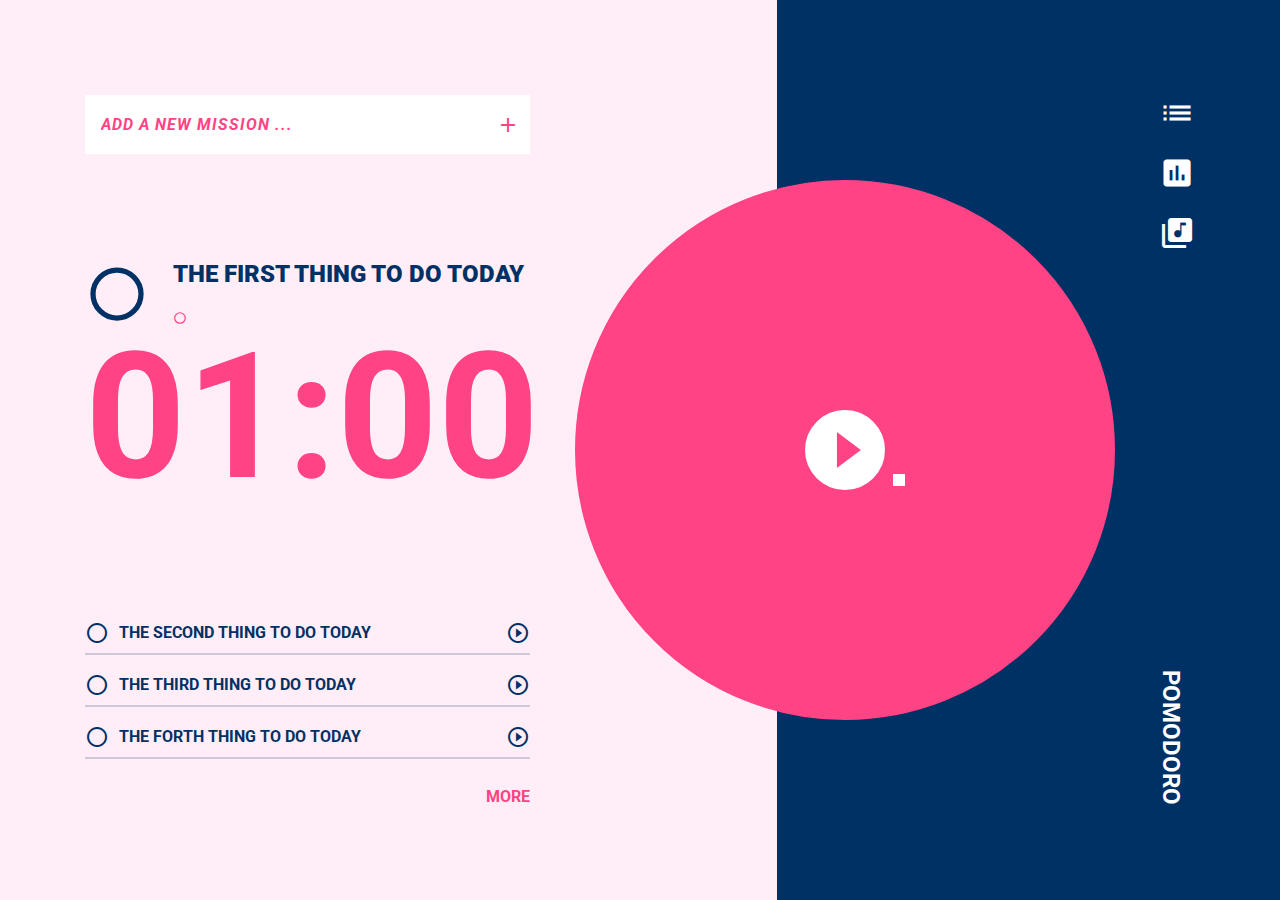
<file: index.html>
<!DOCTYPE html>
<html lang="en">
<head>
  <meta charset="UTF-8">
  <meta name="viewport" content="width=device-width, initial-scale=1.0">
  <meta http-equiv="X-UA-Compatible" content="ie=edge">
  <link href="https://fonts.googleapis.com/icon?family=Material+Icons"
      rel="stylesheet">
      <link rel="stylesheet" href="css/style.css">
  <title>THE F2E - 番茄鐘</title>
</head>
<body>
  <audio name="musicAduio" src=""></audio>
  <div id="indexbg" class="indexbg pink-bg">
    <main class="clockbody">
      <article class="clock">
        <section class="clock__todoblock">
          <label id="addnewtodo" class="addnewtodo pink-color" for="">
            <input name="addNewTodoInput" type="text" placeholder="ADD A NEW MISSION ...">
            <i class="material-icons">add</i>
          </label>
          <div class="">
            <div class="clock__todotitle">
              <div>
                <i id="finshIndexIsdoingBtn" class="material-icons">panorama_fish_eye</i>
              </div>
              <div>
                <p id="indexIsdoingTitle">the First thing to do today</p>
                <p id="eatTomato" class="pink-color"><i class="material-icons">panorama_fish_eye</i></p>
              </div>
            </div>
            <p id="reciprocal" class="clock__reciprocal pink-color"><span name="showMin">01</span>:<span name="showSecond">00</span></p>
          </div>
          <div class="clock__todolist">
            <ul id="upcoming">
              <li>
                <span>
                  <i class="material-icons">radio_button_unchecked</i>
                  the second thing to do today
                </span>
                <i class="material-icons">play_circle_outline</i>
              </li>
              <li>
                <span>
                  <i class="material-icons">radio_button_unchecked</i>
                  the third thing to do today
                </span>
                <i class="material-icons">play_circle_outline</i>
              </li>
              <li>
                <span>
                  <i class="material-icons">radio_button_unchecked</i>
                  the forth thing to do today
                </span>
                <i class="material-icons">play_circle_outline</i>
              </li>
            </ul>
            <a id="moreTodo" class="pink-color" href="todolist.html">MORE</a>
          </div>
        </section>
        <div id="clock" class="clock__clock pink-border pink-bg">
          <svg id="stroke" class="stroke pink-stroke" style="stroke-dashoffset: 379;" height="600" width="100%" >
            <g>
              <circle cx="266" cy="300" r="258"/>
            </g>
          </svg>
          <i id="playIndexTodoBtn" class="material-icons todocount">play_circle_filled</i>
          <i id="pauseIndexTodoBtn" class="material-icons">pause_circle_outline</i>
        </div>
        <nav class="clock__menu">
          <ul>
            <li>
              <a href="todolist.html">
                <i class="material-icons">list</i>
              </a>
            </li>
            <li>
              <a href="analytics.html">
                <i class="material-icons">insert_chart</i>
              </a>
            </li>
            <li>
              <a href="ringtones.html">
                <i class="material-icons">library_music</i>
              </a>
            </li>
          </ul>
          <p>POMODORO</p>
        </nav>
      </article>
    </main>
  </div>
  <script src="js/all.js"></script>
</body>
</html>
</file>
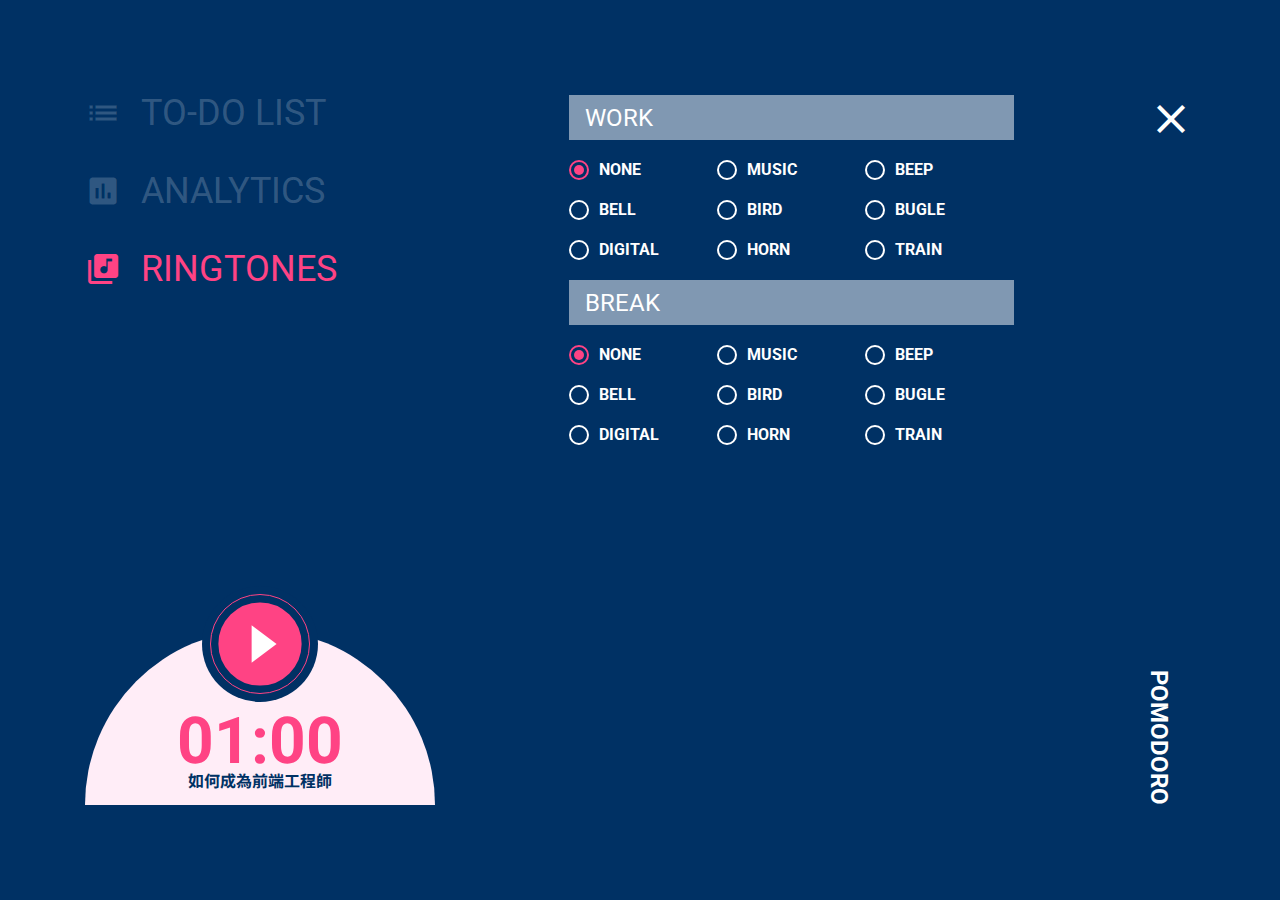
<file: ringtones.html>
<!DOCTYPE html>
<html lang="en">

<head>
  <meta charset="UTF-8">
  <meta name="viewport" content="width=device-width, initial-scale=1.0">
  <meta http-equiv="X-UA-Compatible" content="ie=edge">
  <link href="https://fonts.googleapis.com/icon?family=Material+Icons" rel="stylesheet">
  <link rel="stylesheet" href="css/style.css">
  <title>THE F2E - 番茄鐘</title>
</head>

<body>
  <audio name="musicAduio" src=""></audio>
  <div class="appbodybg">
    <main class="appbody">
      <article class="appbody__block">
        <div class="appbody__menu">
          <nav>
            <ul>
              <li>
                <a href="todolist.html">
                  <i class="material-icons">list</i> to-do list
                </a>
              </li>
              <li>
                <a href="analytics.html">
                  <i class="material-icons">insert_chart</i> analytics
                </a>
              </li>
              <li class="appbody__menu--active">
                <a href="ringtones.html">
                  <i class="material-icons">library_music</i> ringtones
                </a>
              </li>
            </ul>
          </nav>
          <section class="appbody__reciprocal">
            <div>
              <div>
                <i name="playIsdoingBtn" class="material-icons todocount">play_circle_filled</i>
                <i name="pauseIsdoingBtn" class="material-icons">pause_circle_filled</i>
              </div>
            </div>
            <div>
              <p><span name="showMin">01</span>:<span name="showSecond">00</span></p>
              <p name="isdoingTitle">the First thing to do today</p>
            </div>
          </section>
        </div>
        <section class="ringtones__block">
          <div class="ringtones__work">
            <p>WORK</p>
            <form class="ringtones__select" action="">
              <div>
                <input type="radio" name="work" id="worknone" checked>
                <label for="worknone"><span></span> NONE</label>
              </div>
              <div>
                <input data-audio="music.mp3" type="radio" name="work" id="workmusic">
                <label for="workmusic"><span></span> MUSIC</label>
              </div>
              <div>
                <input data-audio="beep.mp3" type="radio" name="work" id="workbeep">
                <label for="workbeep"><span></span> BEEP</label>
              </div>
              <div>
                <input data-audio="bell.mp3" type="radio" name="work" id="workbell">
                <label for="workbell"><span></span> BELL</label>
              </div>
              <div>
                <input data-audio="bird.mp3" type="radio" name="work" id="workbird">
                <label for="workbird"><span></span> BIRD</label>
              </div>
              <div>
                <input data-audio="bugle.mp3" type="radio" name="work" id="workbugle">
                <label for="workbugle"><span></span> BUGLE</label>
              </div>
              <div>
                <input data-audio="digital.mp3" type="radio" name="work" id="workdigital">
                <label for="workdigital"><span></span> DIGITAL</label>
              </div>
              <div>
                <input data-audio="horn.mp3" type="radio" name="work" id="workhorn">
                <label for="workhorn"><span></span> HORN</label>
              </div>
              <div>
                <input data-audio="train.mp3" type="radio" name="work" id="worktrain">
                <label for="worktrain"><span></span> TRAIN</label>
              </div>
            </form>
          </div>
          <div class="ringtones__break">
            <p>BREAK</p>
            <form class="ringtones__select" action="">
              <div>
                <input type="radio" name="break" id="breaknone" checked>
                <label for="breaknone"><span></span> NONE</label>
              </div>
              <div>
                <input data-audio="music.mp3" type="radio" name="break" id="breakmusic">
                <label for="breakmusic"><span></span> MUSIC</label>
              </div>
              <div>
                <input data-audio="beep.mp3" type="radio" name="break" id="breakbeep">
                <label for="breakbeep"><span></span> BEEP</label>
              </div>
              <div>
                <input data-audio="bell.mp3" type="radio" name="break" id="breakbell">
                <label for="breakbell"><span></span> BELL</label>
              </div>
              <div>
                <input data-audio="bird.mp3" type="radio" name="break" id="breakbird">
                <label for="breakbird"><span></span> BIRD</label>
              </div>
              <div>
                <input data-audio="bugle.mp3" type="radio" name="break" id="breakbugle">
                <label for="breakbugle"><span></span> BUGLE</label>
              </div>
              <div>
                <input data-audio="digital.mp3" type="radio" name="break" id="breakdigital">
                <label for="breakdigital"><span></span> DIGITAL</label>
              </div>
              <div>
                <input data-audio="horn.mp3" type="radio" name="break" id="breakhorn">
                <label for="breakhorn"><span></span> HORN</label>
              </div>
              <div>
                <input data-audio="train.mp3" type="radio" name="break" id="breaktrain">
                <label for="breaktrain"><span></span> TRAIN</label>
              </div>
            </form>
          </div>
        </section>
        <div class="appbody__button">
          <a href="index.html">
            <i class="material-icons">close</i>
          </a>
          <p>POMODORO</p>
        </div>
      </article>
    </main>
  </div>
  <script src="js/all.js"></script>
</body>

</html>
</file>
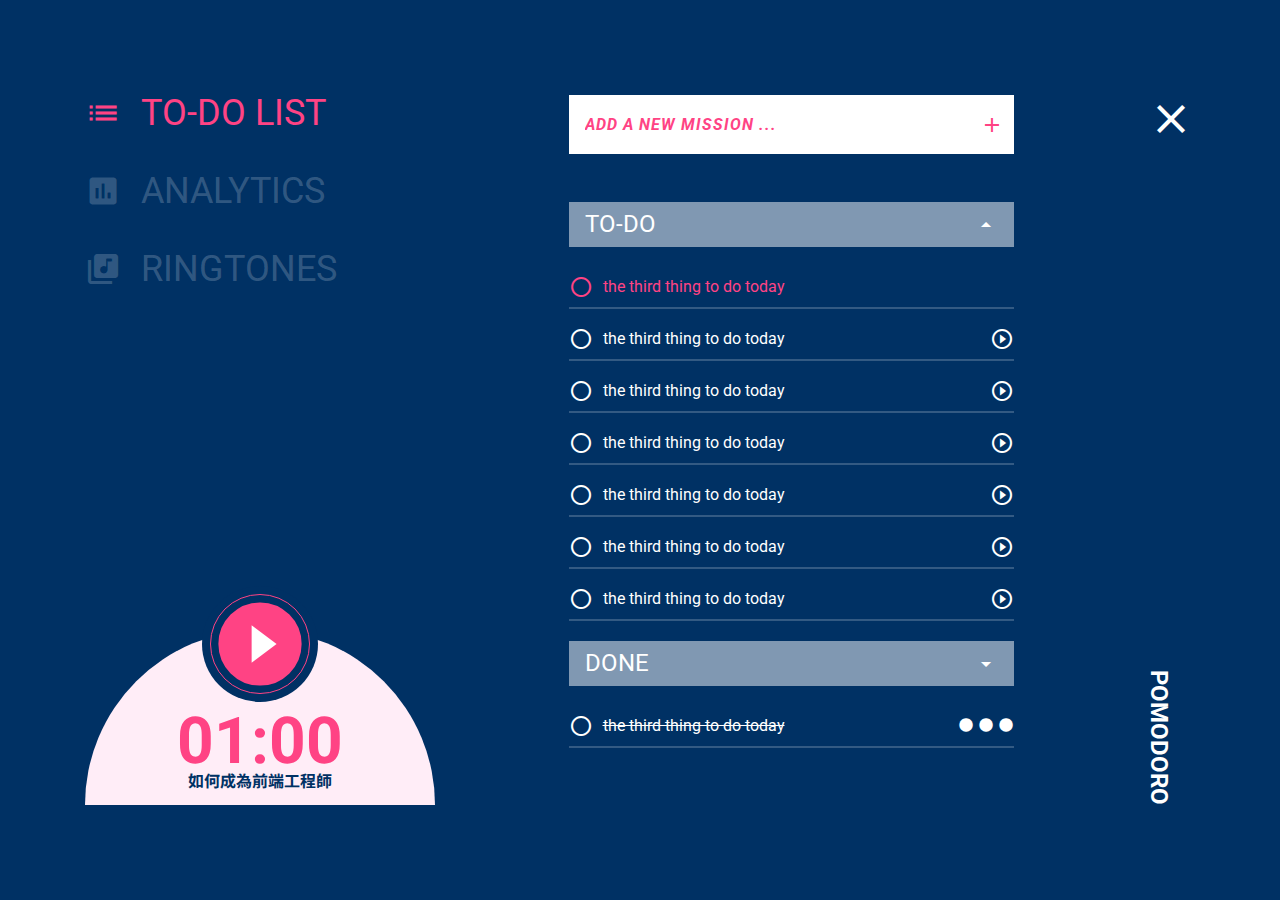
<file: todolist.html>
<!DOCTYPE html>
<html lang="en">

<head>
  <meta charset="UTF-8">
  <meta name="viewport" content="width=device-width, initial-scale=1.0">
  <meta http-equiv="X-UA-Compatible" content="ie=edge">
  <link href="https://fonts.googleapis.com/icon?family=Material+Icons" rel="stylesheet">
  <link rel="stylesheet" href="css/style.css">
  <title>THE F2E - 番茄鐘</title>
</head>

<body>
  <div class="appbodybg">
    <main class="appbody">
      <article class="appbody__block">
        <div class="appbody__menu">
          <nav>
            <ul>
              <li class="appbody__menu--active">
                <a href="todolist.html">
                  <i class="material-icons">list</i> to-do list
                </a>
              </li>
              <li>
                <a href="analytics.html">
                  <i class="material-icons">insert_chart</i> analytics
                </a>
              </li>
              <li>
                <a href="ringtones.html">
                  <i class="material-icons">library_music</i> ringtones
                </a>
              </li>
            </ul>
          </nav>
          <section class="appbody__reciprocal">
            <div>
              <div>
                <i name="playIsdoingBtn" class="material-icons todocount">play_circle_filled</i>
                <i name="pauseIsdoingBtn" class="material-icons">pause_circle_filled</i>
              </div>
            </div>
            <div>
              <p><span name="showMin">01</span>:<span name="showSecond">00</span></p>
              <p name="isdoingTitle">the First thing to do today</p>
            </div>
          </section>
        </div>
        <section class="todolist__block">
          <label class="addnewtodo pink-color" for="">
            <input name="addNewTodoInput" type="text" placeholder="ADD A NEW MISSION ...">
            <i class="material-icons">add</i>
          </label>
          <div>
            <div class="todolist__todo">
              <p>TO-DO <i class="material-icons">arrow_drop_up</i></p>
              <ul id="allTodo">
                <li>
                  <span>
                    <i class="material-icons">radio_button_unchecked</i>
                    the third thing to do today
                  </span>
                  <i class="material-icons">play_circle_outline</i>
                </li>
                <li>
                  <span>
                    <i class="material-icons">radio_button_unchecked</i>
                    the third thing to do today
                  </span>
                  <i class="material-icons">play_circle_outline</i>
                </li>
                <li>
                  <span>
                    <i class="material-icons">radio_button_unchecked</i>
                    the third thing to do today
                  </span>
                  <i class="material-icons">play_circle_outline</i>
                </li>
                <li>
                  <span>
                    <i class="material-icons">radio_button_unchecked</i>
                    the third thing to do today
                  </span>
                  <i class="material-icons">play_circle_outline</i>
                </li>
                <li>
                  <span>
                    <i class="material-icons">radio_button_unchecked</i>
                    the third thing to do today
                  </span>
                  <i class="material-icons">play_circle_outline</i>
                </li>
                <li>
                  <span>
                    <i class="material-icons">radio_button_unchecked</i>
                    the third thing to do today
                  </span>
                  <i class="material-icons">play_circle_outline</i>
                </li>
                <li>
                  <span>
                    <i class="material-icons">radio_button_unchecked</i>
                    the third thing to do today
                  </span>
                  <i class="material-icons">play_circle_outline</i>
                </li>
              </ul>
            </div>
            <div class="todolist__done">
              <p>DONE <i class="material-icons">arrow_drop_down</i></p>
              <ul id="completeTodoList">
                <li>
                  <span>
                    <i class="material-icons">radio_button_unchecked</i>
                    <del>the third thing to do today</del>
                  </span>
                  <p>
                    <i class="material-icons">lens</i>
                    <i class="material-icons">lens</i>
                    <i class="material-icons">lens</i>
                  </p>
                </li>
              </ul>
            </div>
          </div>
        </section>
        <div class="appbody__button">
          <a href="index.html">
            <i class="material-icons">close</i>
          </a>
          <p>POMODORO</p>
        </div>
      </article>
    </main>
  </div>
  <script src="js/all.js"></script>
</body>
</html>
</file>
<file: css/style.css>
@import url("https://fonts.googleapis.com/css?family=Roboto&display=swap");
@import url("https://fonts.googleapis.com/css?family=Noto+Sans+TC&display=swap");
/*css rest start*/
html,
body,
div,
span,
applet,
object,
iframe,
h1,
h2,
h3,
h4,
h5,
h6,
p,
blockquote,
pre,
a,
abbr,
acronym,
address,
big,
cite,
code,
del,
dfn,
em,
img,
ins,
kbd,
q,
s,
samp,
small,
strike,
strong,
sub,
sup,
tt,
var,
b,
u,
i,
center,
dl,
dt,
dd,
ol,
ul,
li,
fieldset,
form,
label,
legend,
table,
caption,
tbody,
tfoot,
thead,
tr,
th,
td,
article,
aside,
canvas,
details,
embed,
figure,
figcaption,
footer,
header,
hgroup,
menu,
nav,
output,
ruby,
section,
summary,
time,
mark,
audio,
video {
  margin: 0;
  padding: 0;
  border: 0;
  font-size: 100%;
  font: inherit;
  vertical-align: baseline;
}

/* HTML5 display-role reset for older browsers */
article,
aside,
details,
figcaption,
figure,
footer,
header,
hgroup,
menu,
nav,
section {
  display: block;
}

body {
  line-height: 1;
}

ol,
ul {
  list-style: none;
}

blockquote,
q {
  quotes: none;
}

blockquote:before,
blockquote:after,
q:before,
q:after {
  content: '';
  content: none;
}

table {
  border-collapse: collapse;
  border-spacing: 0;
}

img {
  max-width: 100%;
  height: auto;
}

a {
  text-decoration: none;
}

/*css rest end*/
* {
  -webkit-box-sizing: border-box;
  box-sizing: border-box;
}

body {
  font-family: 'Roboto', sans-serif, 'Noto Sans TC' !important;
}

input {
  font-family: 'Roboto', sans-serif, 'Noto Sans TC' !important;
}

.pink-border {
  border: 4px solid #FF4384 !important;
}

.pink-border::before {
  border: 4px solid #FF4384 !important;
}

.pink-color {
  color: #FF4384 !important;
}

.pink-color input {
  color: #FF4384 !important;
}

.pink-color input::-webkit-input-placeholder {
  color: #FF4384 !important;
}

.pink-color input:-ms-input-placeholder {
  color: #FF4384 !important;
}

.pink-color input::-ms-input-placeholder {
  color: #FF4384 !important;
}

.pink-color input::placeholder {
  color: #FF4384 !important;
}

.pink-bg {
  background-color: #FFEDF7 !important;
}

.pink-bg::before {
  background-color: #FF4384 !important;
}

.pink-stroke {
  stroke: #FF4384 !important;
}

.cyan-border {
  border: 4px solid #00A7FF !important;
}

.cyan-border::before {
  border: 4px solid #00A7FF !important;
}

.cyan-color {
  color: #00A7FF !important;
}

.cyan-color input {
  color: #00A7FF !important;
}

.cyan-color input::-webkit-input-placeholder {
  color: #00A7FF !important;
}

.cyan-color input:-ms-input-placeholder {
  color: #00A7FF !important;
}

.cyan-color input::-ms-input-placeholder {
  color: #00A7FF !important;
}

.cyan-color input::placeholder {
  color: #00A7FF !important;
}

.cyan-bg {
  background-color: #E5F3FF !important;
}

.cyan-bg::before {
  background-color: #00A7FF !important;
}

.cyan-stroke {
  stroke: #00A7FF !important;
}

.indexbg {
  display: -webkit-box;
  display: -ms-flexbox;
  display: flex;
  -webkit-box-align: center;
      -ms-flex-align: center;
          align-items: center;
  -webkit-box-pack: center;
      -ms-flex-pack: center;
          justify-content: center;
  position: absolute;
  top: 0;
  right: 0;
  bottom: 0;
  left: 0;
  z-index: -1;
}

.indexbg::after {
  position: absolute;
  right: 0;
  background-color: #003164;
  width: 39.3%;
  height: 100%;
  z-index: -1;
  content: '';
}

.clockbody {
  padding: 45px 85px;
  width: 1280px;
  height: 800px;
}

.clock {
  display: -webkit-box;
  display: -ms-flexbox;
  display: flex;
  -webkit-box-align: center;
      -ms-flex-align: center;
          align-items: center;
  -webkit-box-pack: justify;
      -ms-flex-pack: justify;
          justify-content: space-between;
  height: 100%;
}

.clock__todoblock {
  display: -webkit-box;
  display: -ms-flexbox;
  display: flex;
  -webkit-box-orient: vertical;
  -webkit-box-direction: normal;
      -ms-flex-direction: column;
          flex-direction: column;
  -webkit-box-pack: justify;
      -ms-flex-pack: justify;
          justify-content: space-between;
  width: 445px;
  height: 100%;
}

.clock__todotitle {
  display: -webkit-box;
  display: -ms-flexbox;
  display: flex;
}

.clock__todotitle div:nth-child(1) {
  margin-right: 24px;
}

.clock__todotitle div:nth-child(1) i {
  color: #003164;
  font-size: 64px;
  cursor: pointer;
}

.clock__todotitle div:nth-child(2) {
  display: -webkit-box;
  display: -ms-flexbox;
  display: flex;
  -webkit-box-orient: vertical;
  -webkit-box-direction: normal;
      -ms-flex-direction: column;
          flex-direction: column;
  -webkit-box-pack: justify;
      -ms-flex-pack: justify;
          justify-content: space-between;
  color: #003164;
  font-size: 24px;
  font-weight: 900;
  text-transform: uppercase;
}

.clock__todotitle div:nth-child(2) p:nth-child(2) i {
  font-size: 14px;
}

.clock__reciprocal {
  font-size: 176px;
  font-weight: 700;
}

.clock__todolist {
  display: -webkit-box;
  display: -ms-flexbox;
  display: flex;
  -ms-flex-wrap: wrap;
      flex-wrap: wrap;
  -webkit-box-pack: end;
      -ms-flex-pack: end;
          justify-content: flex-end;
  color: #003164;
  font-size: 16px;
  font-weight: 700;
  text-transform: uppercase;
}

.clock__todolist ul {
  width: 100%;
}

.clock__todolist ul li {
  display: -webkit-box;
  display: -ms-flexbox;
  display: flex;
  -webkit-box-pack: justify;
      -ms-flex-pack: justify;
          justify-content: space-between;
  margin-bottom: 10px;
  border-bottom: 2px solid rgba(0, 49, 100, 0.2);
  padding: 8px 0;
}

.clock__todolist ul li span {
  display: -webkit-box;
  display: -ms-flexbox;
  display: flex;
  -webkit-box-align: center;
      -ms-flex-align: center;
          align-items: center;
}

.clock__todolist ul li span i {
  margin-right: 10px;
  cursor: pointer;
}

.clock__todolist ul li > i {
  cursor: pointer;
}

.clock__todolist > a {
  margin-top: 20px;
}

.clock__clock {
  display: -webkit-box;
  display: -ms-flexbox;
  display: flex;
  -webkit-box-align: center;
      -ms-flex-align: center;
          align-items: center;
  -webkit-box-pack: center;
      -ms-flex-pack: center;
          justify-content: center;
  position: relative;
  border-radius: 500px;
  width: 540px;
  height: 540px;
}

.clock__clock svg {
  position: absolute;
  z-index: 0;
  stroke-width: 20px;
  fill: none;
  -webkit-transform: rotate(-90deg);
          transform: rotate(-90deg);
}

.clock__clock .stroke {
  stroke-dashoffset: 2000;
  stroke-dasharray: 2000;
}

.clock__clock .ani {
  -webkit-animation: circle-draw 3s linear infinite;
          animation: circle-draw 3s linear infinite;
}

@-webkit-keyframes circle-draw {
  0% {
    stroke-dashoffset: 0;
  }
  100% {
    stroke-dashoffset: 2000;
  }
}

@keyframes circle-draw {
  0% {
    stroke-dashoffset: 0;
  }
  100% {
    stroke-dashoffset: 2000;
  }
}

.clock__clock i {
  display: none;
  position: relative;
  z-index: 2;
  color: #fff;
  font-size: 96px;
  cursor: pointer;
}

.clock__clock i::before {
  position: absolute;
  right: -12px;
  bottom: 12px;
  background-color: #fff;
  width: 12px;
  height: 12px;
  content: '';
}

.clock__clock::before {
  display: block;
  position: absolute;
  top: 50%;
  left: 50%;
  z-index: 1;
  -webkit-transform: translate(-50%, -50%);
          transform: translate(-50%, -50%);
  border-radius: 500px;
  width: 500px;
  height: 500px;
  content: '';
}

.clock__menu {
  display: -webkit-box;
  display: -ms-flexbox;
  display: flex;
  -webkit-box-orient: vertical;
  -webkit-box-direction: normal;
      -ms-flex-direction: column;
          flex-direction: column;
  -webkit-box-pack: justify;
      -ms-flex-pack: justify;
          justify-content: space-between;
  height: 100%;
  color: #fff;
}

.clock__menu i {
  color: #fff;
  font-size: 36px;
  margin-bottom: 24px;
}

.clock__menu > P {
  font-size: 24px;
  font-weight: 700;
  -webkit-writing-mode: vertical-lr;
      -ms-writing-mode: tb-lr;
          writing-mode: vertical-lr;
}

.addnewtodo {
  position: relative;
  width: 100%;
}

.addnewtodo input {
  padding: 20px 16px;
  outline: none;
  border: none;
  background-color: #fff;
  width: 100%;
  font-size: 16px;
  font-weight: 700;
  letter-spacing: 1px;
}

.addnewtodo input::-webkit-input-placeholder {
  font-style: italic;
  font-weight: 700;
  letter-spacing: 1px;
}

.addnewtodo input:-ms-input-placeholder {
  font-style: italic;
  font-weight: 700;
  letter-spacing: 1px;
}

.addnewtodo input::-ms-input-placeholder {
  font-style: italic;
  font-weight: 700;
  letter-spacing: 1px;
}

.addnewtodo input::placeholder {
  font-style: italic;
  font-weight: 700;
  letter-spacing: 1px;
}

.addnewtodo i {
  position: absolute;
  top: 50%;
  right: 10px;
  -webkit-transform: translateY(-50%);
          transform: translateY(-50%);
  cursor: pointer;
}

.todocount {
  display: block !important;
}

.todolist__block {
  width: 445px;
  height: 100%;
}

.todolist__block > div:nth-child(2) {
  height: 600px;
  overflow: auto;
}

.todolist__block > div:nth-child(2)::-webkit-scrollbar {
  width: 15px;
  margin-left: 5px;
}

.todolist__block > div:nth-child(2)::-webkit-scrollbar-track {
  background-color: rgba(0, 49, 100, 0.5);
}

.todolist__block > div:nth-child(2)::-webkit-scrollbar-thumb {
  background-color: #FF4384;
}

.todolist__block > div:nth-child(2)::-webkit-scrollbar-button {
  background-color: #fff;
}

.todolist__block .addnewtodo input {
  margin-bottom: 48px;
}

.todolist__todo > p, .todolist__done > p {
  display: -webkit-box;
  display: -ms-flexbox;
  display: flex;
  -webkit-box-pack: justify;
      -ms-flex-pack: justify;
          justify-content: space-between;
  -webkit-box-align: center;
      -ms-flex-align: center;
          align-items: center;
  margin-bottom: 20px;
  padding: 0 16px;
  background-color: rgba(255, 255, 255, 0.5);
  height: 45px;
  color: #fff;
  font-size: 24px;
  line-height: 45px;
}

.todolist__todo > p > i, .todolist__done > p > i {
  cursor: pointer;
}

.todolist__todo ul, .todolist__done ul {
  width: 100%;
  margin-bottom: 20px;
}

.todolist__todo ul li, .todolist__done ul li {
  display: -webkit-box;
  display: -ms-flexbox;
  display: flex;
  -webkit-box-align: center;
      -ms-flex-align: center;
          align-items: center;
  -webkit-box-pack: justify;
      -ms-flex-pack: justify;
          justify-content: space-between;
  margin-bottom: 10px;
  border-bottom: 2px solid rgba(255, 255, 255, 0.2);
  padding: 8px 0;
  color: #fff;
}

.todolist__todo ul li span,
.todolist__todo ul li del, .todolist__done ul li span,
.todolist__done ul li del {
  display: -webkit-box;
  display: -ms-flexbox;
  display: flex;
  -webkit-box-align: center;
      -ms-flex-align: center;
          align-items: center;
}

.todolist__todo ul li span i,
.todolist__todo ul li del i, .todolist__done ul li span i,
.todolist__done ul li del i {
  margin-right: 10px;
  cursor: pointer;
}

.todolist__todo ul li > i, .todolist__done ul li > i {
  cursor: pointer;
}

.todolist__todo li:nth-child(1) {
  color: #FF4384;
}

.todolist__todo li:nth-child(1) > i {
  display: none;
}

.todolist__done li p i {
  font-size: 16px;
}

.analytics__block {
  width: 445px;
  height: 100%;
}

.analytics__focustime > p, .analytics__chart > p {
  display: -webkit-box;
  display: -ms-flexbox;
  display: flex;
  -webkit-box-pack: justify;
      -ms-flex-pack: justify;
          justify-content: space-between;
  -webkit-box-align: center;
      -ms-flex-align: center;
          align-items: center;
  margin-bottom: 20px;
  padding: 0 16px;
  background-color: rgba(255, 255, 255, 0.5);
  height: 45px;
  color: #fff;
  font-size: 24px;
}

.analytics__focustime > p > span, .analytics__chart > p > span {
  display: -webkit-box;
  display: -ms-flexbox;
  display: flex;
  -webkit-box-align: center;
      -ms-flex-align: center;
          align-items: center;
  font-size: 16px;
  line-height: 45px;
}

.analytics__focustime > p > span span, .analytics__chart > p > span span {
  margin: 0 5px;
}

.analytics__focustime > p > span i, .analytics__chart > p > span i {
  margin: 0 5px;
}

.analytics__eattoamto {
  display: -webkit-box;
  display: -ms-flexbox;
  display: flex;
  -webkit-box-pack: justify;
      -ms-flex-pack: justify;
          justify-content: space-between;
  margin-bottom: 45px;
}

.analytics__eattoamto div {
  width: 50%;
}

.analytics__eattoamto div p:nth-child(1) {
  margin-bottom: 5px;
  color: #fff;
}

.analytics__eattoamto div p:nth-child(2) {
  color: #FF4384;
  font-size: 64px;
  font-weight: 700;
}

.analytics__eattoamto div p:nth-child(2) span:nth-child(2) {
  color: rgba(255, 255, 255, 0.2);
  font-size: 16px;
}

.ringtones__block {
  width: 445px;
  height: 100%;
}

.ringtones__work > p, .ringtones__break > p {
  display: -webkit-box;
  display: -ms-flexbox;
  display: flex;
  -webkit-box-pack: justify;
      -ms-flex-pack: justify;
          justify-content: space-between;
  -webkit-box-align: center;
      -ms-flex-align: center;
          align-items: center;
  margin-bottom: 20px;
  padding: 0 16px;
  background-color: rgba(255, 255, 255, 0.5);
  height: 45px;
  color: #fff;
  font-size: 24px;
}

.ringtones__work > p span, .ringtones__break > p span {
  display: -webkit-box;
  display: -ms-flexbox;
  display: flex;
  -webkit-box-align: center;
      -ms-flex-align: center;
          align-items: center;
  font-size: 16px;
  line-height: 45px;
}

.ringtones__work > p span i, .ringtones__break > p span i {
  margin: 0 5px;
}

.ringtones__select {
  display: -webkit-box;
  display: -ms-flexbox;
  display: flex;
  -ms-flex-wrap: wrap;
      flex-wrap: wrap;
  -webkit-box-pack: justify;
      -ms-flex-pack: justify;
          justify-content: space-between;
}

.ringtones__select > div {
  margin-bottom: 20px;
  width: 33.333%;
}

.ringtones__select > div span {
  display: inline-block;
  position: relative;
  margin-right: 10px;
  border: 2px solid #fff;
  border-radius: 500px;
  width: 20px;
  height: 20px;
}

.ringtones__select > div label {
  display: -webkit-box;
  display: -ms-flexbox;
  display: flex;
  -webkit-box-align: center;
      -ms-flex-align: center;
          align-items: center;
  color: #fff;
  font-weight: 700;
}

.ringtones__select > div input[type="radio"] {
  display: none;
}

.ringtones__select > div input[type="radio"]:checked + label span {
  border: 2px solid #FF4384;
}

.ringtones__select > div input[type="radio"]:checked + label span::after {
  display: block;
  position: absolute;
  top: 50%;
  left: 50%;
  -webkit-transform: translate(-50%, -50%);
          transform: translate(-50%, -50%);
  border-radius: 500px;
  background-color: #FF4384;
  width: 10px;
  height: 10px;
  content: '';
}

.appbodybg {
  display: -webkit-box;
  display: -ms-flexbox;
  display: flex;
  -webkit-box-align: center;
      -ms-flex-align: center;
          align-items: center;
  -webkit-box-pack: center;
      -ms-flex-pack: center;
          justify-content: center;
  position: absolute;
  top: 0;
  right: 0;
  bottom: 0;
  left: 0;
  z-index: -1;
  background-color: #003164;
}

.appbody {
  padding: 45px 85px;
  width: 1280px;
  height: 800px;
}

.appbody__block {
  display: -webkit-box;
  display: -ms-flexbox;
  display: flex;
  -webkit-box-pack: justify;
      -ms-flex-pack: justify;
          justify-content: space-between;
  width: 100%;
  height: 100%;
}

.appbody__menu {
  display: -webkit-box;
  display: -ms-flexbox;
  display: flex;
  -webkit-box-orient: vertical;
  -webkit-box-direction: normal;
      -ms-flex-direction: column;
          flex-direction: column;
  -webkit-box-pack: justify;
      -ms-flex-pack: justify;
          justify-content: space-between;
  width: 350px;
}

.appbody__menu ul {
  text-transform: uppercase;
  font-size: 36px;
}

.appbody__menu ul li {
  margin-bottom: 42px;
}

.appbody__menu ul li a {
  display: -webkit-box;
  display: -ms-flexbox;
  display: flex;
  -webkit-box-align: center;
      -ms-flex-align: center;
          align-items: center;
  -webkit-transition: all ease-in-out 0.2s;
  transition: all ease-in-out 0.2s;
  color: rgba(255, 255, 255, 0.2);
}

.appbody__menu ul li a:hover {
  color: #FF4384;
}

.appbody__menu ul li i {
  margin-right: 20px;
  font-size: 36px;
}

.appbody__menu .appbody__menu--active > a {
  color: #FF4384;
}

.appbody__reciprocal {
  display: -webkit-box;
  display: -ms-flexbox;
  display: flex;
  -webkit-box-orient: vertical;
  -webkit-box-direction: normal;
      -ms-flex-direction: column;
          flex-direction: column;
  -webkit-box-align: center;
      -ms-flex-align: center;
          align-items: center;
  -webkit-box-pack: center;
      -ms-flex-pack: center;
          justify-content: center;
  position: relative;
  border-radius: 500px 500px 0 0;
  background-color: #FFEDF7;
  width: 100%;
  height: 175px;
}

.appbody__reciprocal div:nth-child(1) {
  display: -webkit-box;
  display: -ms-flexbox;
  display: flex;
  -webkit-box-pack: center;
      -ms-flex-pack: center;
          justify-content: center;
  position: absolute;
  top: -25%;
  border-radius: 500px;
  background-color: #003164;
  width: 116px;
  height: 116px;
}

.appbody__reciprocal div:nth-child(1) div {
  position: relative;
  top: 50%;
  -webkit-transform: translateY(-50%);
          transform: translateY(-50%);
  border: 1px solid #FF4384;
  width: 100px;
  height: 100px;
  text-align: center;
}

.appbody__reciprocal div:nth-child(1) div i {
  display: none;
  position: absolute;
  top: 50%;
  left: 50%;
  -webkit-transform: translate(-50%, -50%);
          transform: translate(-50%, -50%);
  color: #FF4384;
  font-size: 100px;
  cursor: pointer;
}

.appbody__reciprocal div:nth-child(1) div::before {
  display: block;
  position: absolute;
  top: 50%;
  left: 50%;
  -webkit-transform: translate(-50%, -50%);
          transform: translate(-50%, -50%);
  border-radius: 500px;
  background-color: #fff;
  width: 80px;
  height: 80px;
  content: '';
}

.appbody__reciprocal div:nth-child(2) {
  margin-top: 65px;
  text-align: center;
}

.appbody__reciprocal div:nth-child(2) p:nth-child(1) {
  color: #FF4384;
  font-size: 64px;
  font-weight: 700;
}

.appbody__reciprocal div:nth-child(2) p:nth-child(2) {
  color: #003164;
  font-weight: 700;
}

.appbody__button {
  display: -webkit-box;
  display: -ms-flexbox;
  display: flex;
  -webkit-box-orient: vertical;
  -webkit-box-direction: normal;
      -ms-flex-direction: column;
          flex-direction: column;
  -webkit-box-pack: justify;
      -ms-flex-pack: justify;
          justify-content: space-between;
  color: #fff;
}

.appbody__button i {
  font-size: 48px;
  color: #fff;
}

.appbody__button p {
  font-size: 24px;
  font-weight: 700;
  -webkit-writing-mode: vertical-lr;
      -ms-writing-mode: tb-lr;
          writing-mode: vertical-lr;
}
/*# sourceMappingURL=style.css.map */
</file>
